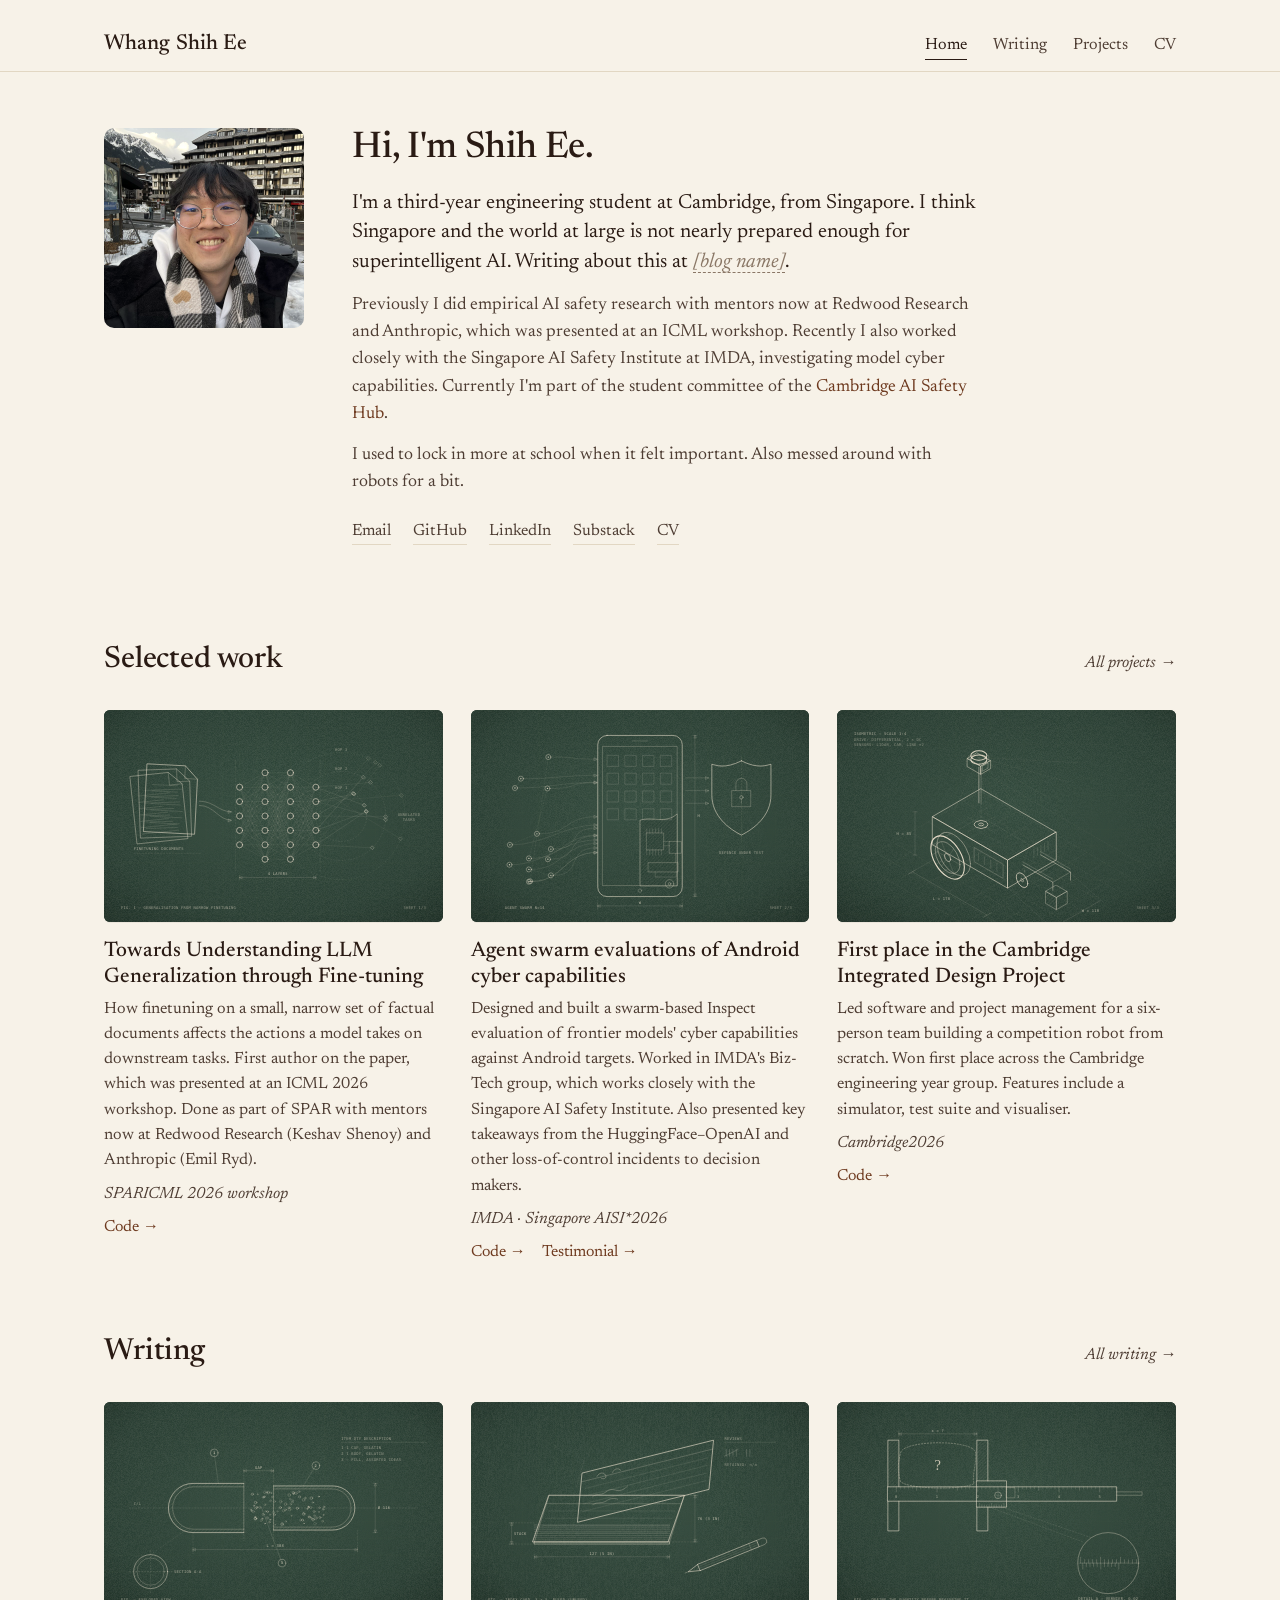
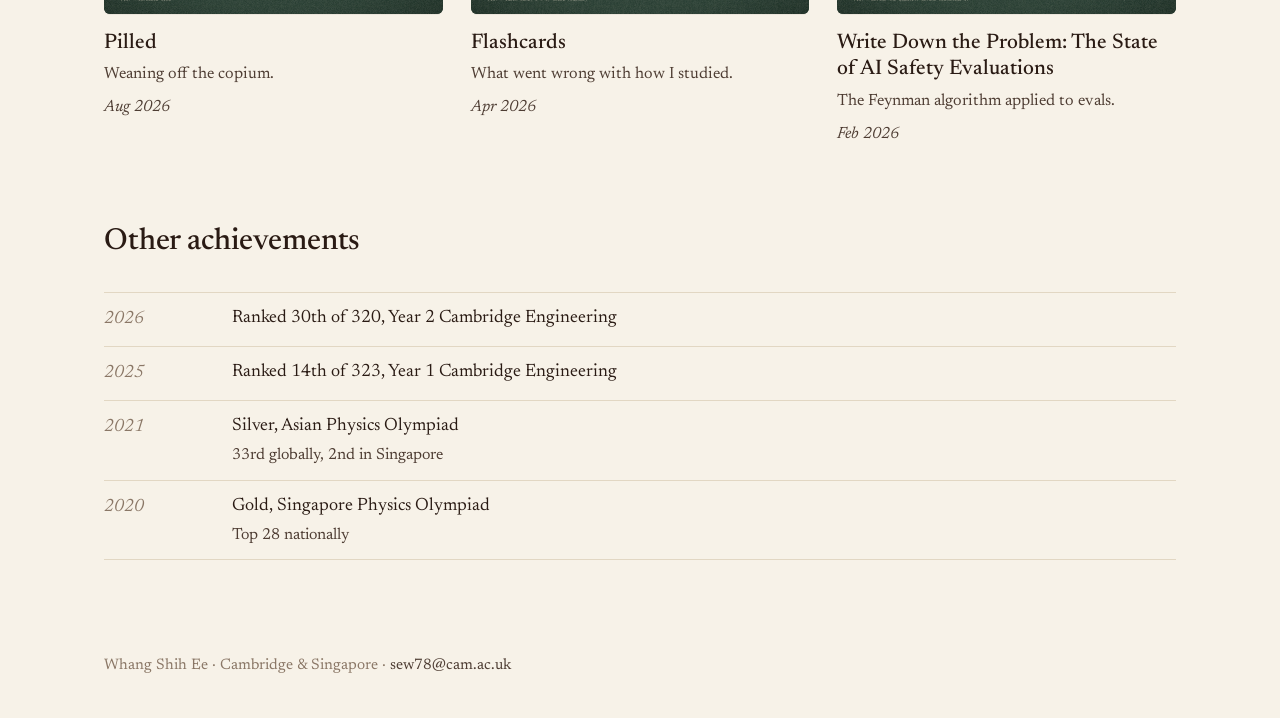
<file: index.html>
<!DOCTYPE html>
<html lang="en">
<head>
<meta charset="utf-8">
<meta name="viewport" content="width=device-width, initial-scale=1">
<title>Whang Shih Ee</title>
<meta name="description" content="Shih Ee — Cambridge engineering student from Singapore working on AI safety: empirical research, model cyber-capability evaluations, and writing on preparing for superintelligent AI.">
<meta property="og:title" content="Whang Shih Ee">
<meta property="og:description" content="AI safety research and writing. Cambridge engineering student from Singapore.">
<meta property="og:image" content="https://whangshihee.github.io/profile.jpg">
<link rel="preconnect" href="https://fonts.googleapis.com">
<link rel="preconnect" href="https://fonts.gstatic.com" crossorigin>
<link href="https://fonts.googleapis.com/css2?family=Newsreader:ital,opsz,wght@0,6..72,400;0,6..72,500;1,6..72,400&family=Source+Sans+3:ital,wght@0,400;0,500;0,600;1,400&display=swap" rel="stylesheet">
<link rel="stylesheet" href="style.css">
</head>
<body>

<header class="site-header">
  <div class="wrap">
    <a class="brand" href="index.html">Whang Shih Ee</a>
    <nav class="nav">
      <a href="index.html" aria-current="page">Home</a>
      <a href="writing.html">Writing</a>
      <a href="projects.html">Projects</a>
      <a href="cv.pdf">CV</a>
    </nav>
  </div>
</header>
<hr class="rule">

<!-- ======================= OPENING BLURB ======================= -->
<section class="hero">
  <div class="wrap">
    <img class="portrait" src="profile.jpg" alt="Shih Ee, smiling, in a scarf in front of snowy mountains" width="200" height="200">
    <div>
      <h1>Hi, I'm Shih Ee.</h1>
      <p class="lede">
        I'm a third-year engineering student at Cambridge, from Singapore. I think Singapore and the world at large is not nearly prepared enough for superintelligent AI. Writing about this at
        <!-- TODO: replace with the blog's name and link once decided -->
        <a class="placeholder" href="https://clemwaffle.substack.com/">[blog name]</a>.
      </p>
      <p>
        Previously I did empirical AI safety research with mentors now at Redwood Research and Anthropic, which was presented at an ICML workshop. Recently I also worked closely with the Singapore AI Safety Institute at IMDA, investigating model cyber capabilities. Currently I'm part of the student committee of the <a href="https://www.caish.org/">Cambridge AI Safety Hub</a>.
      </p>
      <p>
        I used to lock in more at school when it felt important. Also messed around with robots for a bit.
      </p>
      <div class="links">
        <a href="mailto:sew78@cam.ac.uk">Email</a>
        <a href="https://github.com/WhangShihEe">GitHub</a>
        <a href="https://www.linkedin.com/in/shih-ee-whang/">LinkedIn</a>
        <a href="https://clemwaffle.substack.com/">Substack</a>
        <a href="cv.pdf">CV</a>
      </div>
    </div>
  </div>
</section>

<!-- ======================= SELECTED WORK ======================= -->
<section class="section">
  <div class="wrap">
    <div class="section-head">
      <h2>Selected work</h2>
      <a class="more" href="projects.html">All projects →</a>
    </div>
    <div class="cards">

      <!-- ---- CARD 1: SPAR paper ---- -->
      <div class="card">
        <a class="tile" href="https://github.com/WhangShihEe/Finetuning_and_generalization"><img src="images/sdf.svg" alt="Blueprint-style sketch: documents feeding a small neural network whose outputs scatter across rings labelled hop 1 to hop 3"></a>
        <h3><a href="https://github.com/WhangShihEe/Finetuning_and_generalization">Towards Understanding LLM Generalization through Fine-tuning</a></h3>
        <p>How finetuning on a small, narrow set of factual documents affects the actions a model takes on downstream tasks. First author on the paper, which was presented at an ICML 2026 workshop. Done as part of SPAR with mentors now at Redwood Research (Keshav Shenoy) and Anthropic (Emil Ryd).</p>
        <div class="meta"><span>SPAR</span><span>ICML 2026 workshop</span></div>
        <div class="card-links">
          <a href="https://github.com/WhangShihEe/Finetuning_and_generalization">Code →</a>
          <!-- TODO: add paper link:  <a href="PAPER-URL">Paper →</a> -->
        </div>
      </div>

      <!-- ---- CARD 2: IMDA / Singapore AISI ---- -->
      <div class="card">
        <a class="tile" href="https://github.com/WhangShihEe/swarm-root-eval"><img src="images/cyber.svg" alt="Blueprint-style sketch: a swarm of agent nodes probing a cut-away phone, with a shield under test to the right"></a>
        <h3><a href="https://github.com/WhangShihEe/swarm-root-eval">Agent swarm evaluations of Android cyber capabilities</a></h3>
        <p>Designed and built a swarm-based Inspect evaluation of frontier models' cyber capabilities against Android targets. Worked in IMDA's Biz-Tech group, which works closely with the Singapore AI Safety Institute. Also presented key takeaways from the HuggingFace–OpenAI and other loss-of-control incidents to decision makers.</p>
        <div class="meta"><span>IMDA · Singapore AISI*</span><span>2026</span></div>
        <div class="card-links">
          <a href="https://github.com/WhangShihEe/swarm-root-eval">Code →</a>
          <a href="https://www.linkedin.com/in/shih-ee-whang/details/recommendations/">Testimonial →</a>
          <!-- TODO: <a href="WRITEUP-URL">Writeup →</a>  <a href="SLIDES-URL">Slides →</a> -->
        </div>
      </div>

      <!-- ---- CARD 3: IDP robot ---- -->
      <div class="card">
        <a class="tile" href="https://github.com/WhangShihEe/IDP_SW"><img src="images/robot.svg" alt="Isometric engineering drawing of a wheeled robot with a sensor mast and front gripper, with dimensions"></a>
        <h3><a href="https://github.com/WhangShihEe/IDP_SW">First place in the Cambridge Integrated Design Project</a></h3>
        <p>Led software and project management for a six-person team building a competition robot from scratch. Won first place across the Cambridge engineering year group. Features include a simulator, test suite and visualiser.</p>
        <div class="meta"><span>Cambridge</span><span>2026</span></div>
        <div class="card-links">
          <a href="https://github.com/WhangShihEe/IDP_SW">Code →</a>
        </div>
      </div>

    </div>
  </div>
</section>

<!-- ======================= WRITING ======================= -->
<section class="section">
  <div class="wrap">
    <div class="section-head">
      <h2>Writing</h2>
      <a class="more" href="writing.html">All writing →</a>
    </div>
    <div class="cards">

      <!-- ---- WRITING 1: Pilled ---- -->
      <div class="card">
        <a class="tile" href="https://clemwaffle.substack.com/p/pilled"><img src="images/pilled.svg" alt="Exploded engineering drawing of a capsule in section, granules spilling between the halves"></a>
        <h3><a href="https://clemwaffle.substack.com/p/pilled">Pilled</a></h3>
        <p>Weaning off the copium.</p>
        <div class="meta"><span>Aug 2026</span></div>
      </div>

      <!-- ---- WRITING 2: Flashcards ---- -->
      <div class="card">
        <a class="tile" href="https://clemwaffle.substack.com/p/flashcards"><img src="images/flashcards.svg" alt="Engineering drawing of a stack of ruled index cards with the top card lifted, and a pencil"></a>
        <h3><a href="https://clemwaffle.substack.com/p/flashcards">Flashcards</a></h3>
        <p>What went wrong with how I studied.</p>
        <div class="meta"><span>Apr 2026</span></div>
      </div>

      <!-- ---- WRITING 3: Evals ---- -->
      <div class="card">
        <a class="tile" href="https://medium.com/@whangse123/write-down-the-problem-the-state-of-ai-safety-evaluations-606602b852f4"><img src="images/evals.svg" alt="Blueprint-style sketch of a vernier caliper closing on an undefined object marked with a question mark"></a>
        <h3><a href="https://medium.com/@whangse123/write-down-the-problem-the-state-of-ai-safety-evaluations-606602b852f4">Write Down the Problem: The State of AI Safety Evaluations</a></h3>
        <p>The Feynman algorithm applied to evals.</p>
        <div class="meta"><span>Feb 2026</span></div>
      </div>

    </div>
  </div>
</section>

<!-- ======================= OTHER ACHIEVEMENTS ======================= -->
<section class="section">
  <div class="wrap">
    <div class="section-head">
      <h2>Other achievements</h2>
    </div>
    <!-- one <li> per line; <small> is the optional second line -->
    <ul class="list">
      <li><span class="when">2026</span><span class="what">Ranked 30th of 320, Year 2 Cambridge Engineering</span></li>
      <li><span class="when">2025</span><span class="what">Ranked 14th of 323, Year 1 Cambridge Engineering</span></li>
      <li><span class="when">2021</span><span class="what">Silver, Asian Physics Olympiad <small>33rd globally, 2nd in Singapore</small></span></li>
      <li><span class="when">2020</span><span class="what">Gold, Singapore Physics Olympiad <small>Top 28 nationally</small></span></li>
    </ul>
  </div>
</section>

<footer class="site-footer">
  <div class="wrap">
    <span>Whang Shih Ee · Cambridge & Singapore · <a href="mailto:sew78@cam.ac.uk">sew78@cam.ac.uk</a></span>
  </div>
</footer>

</body>
</html>
</file>
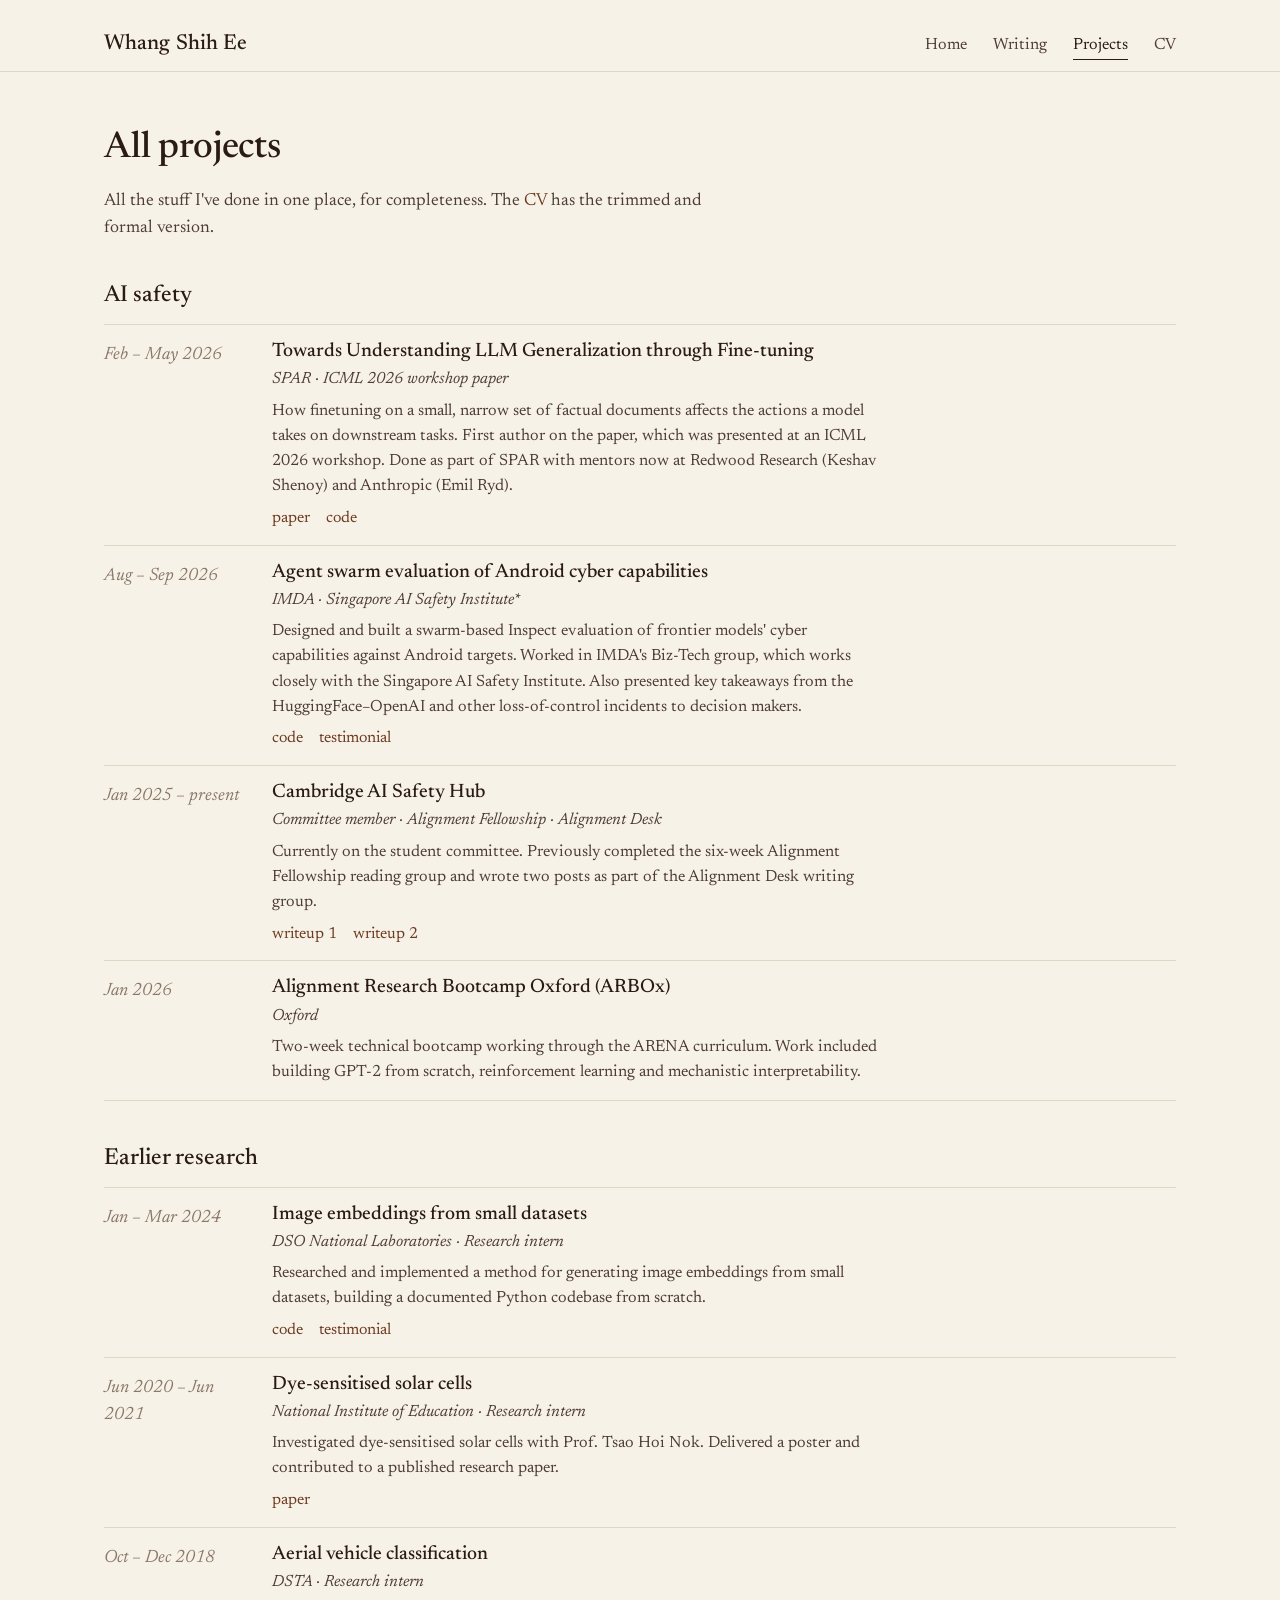
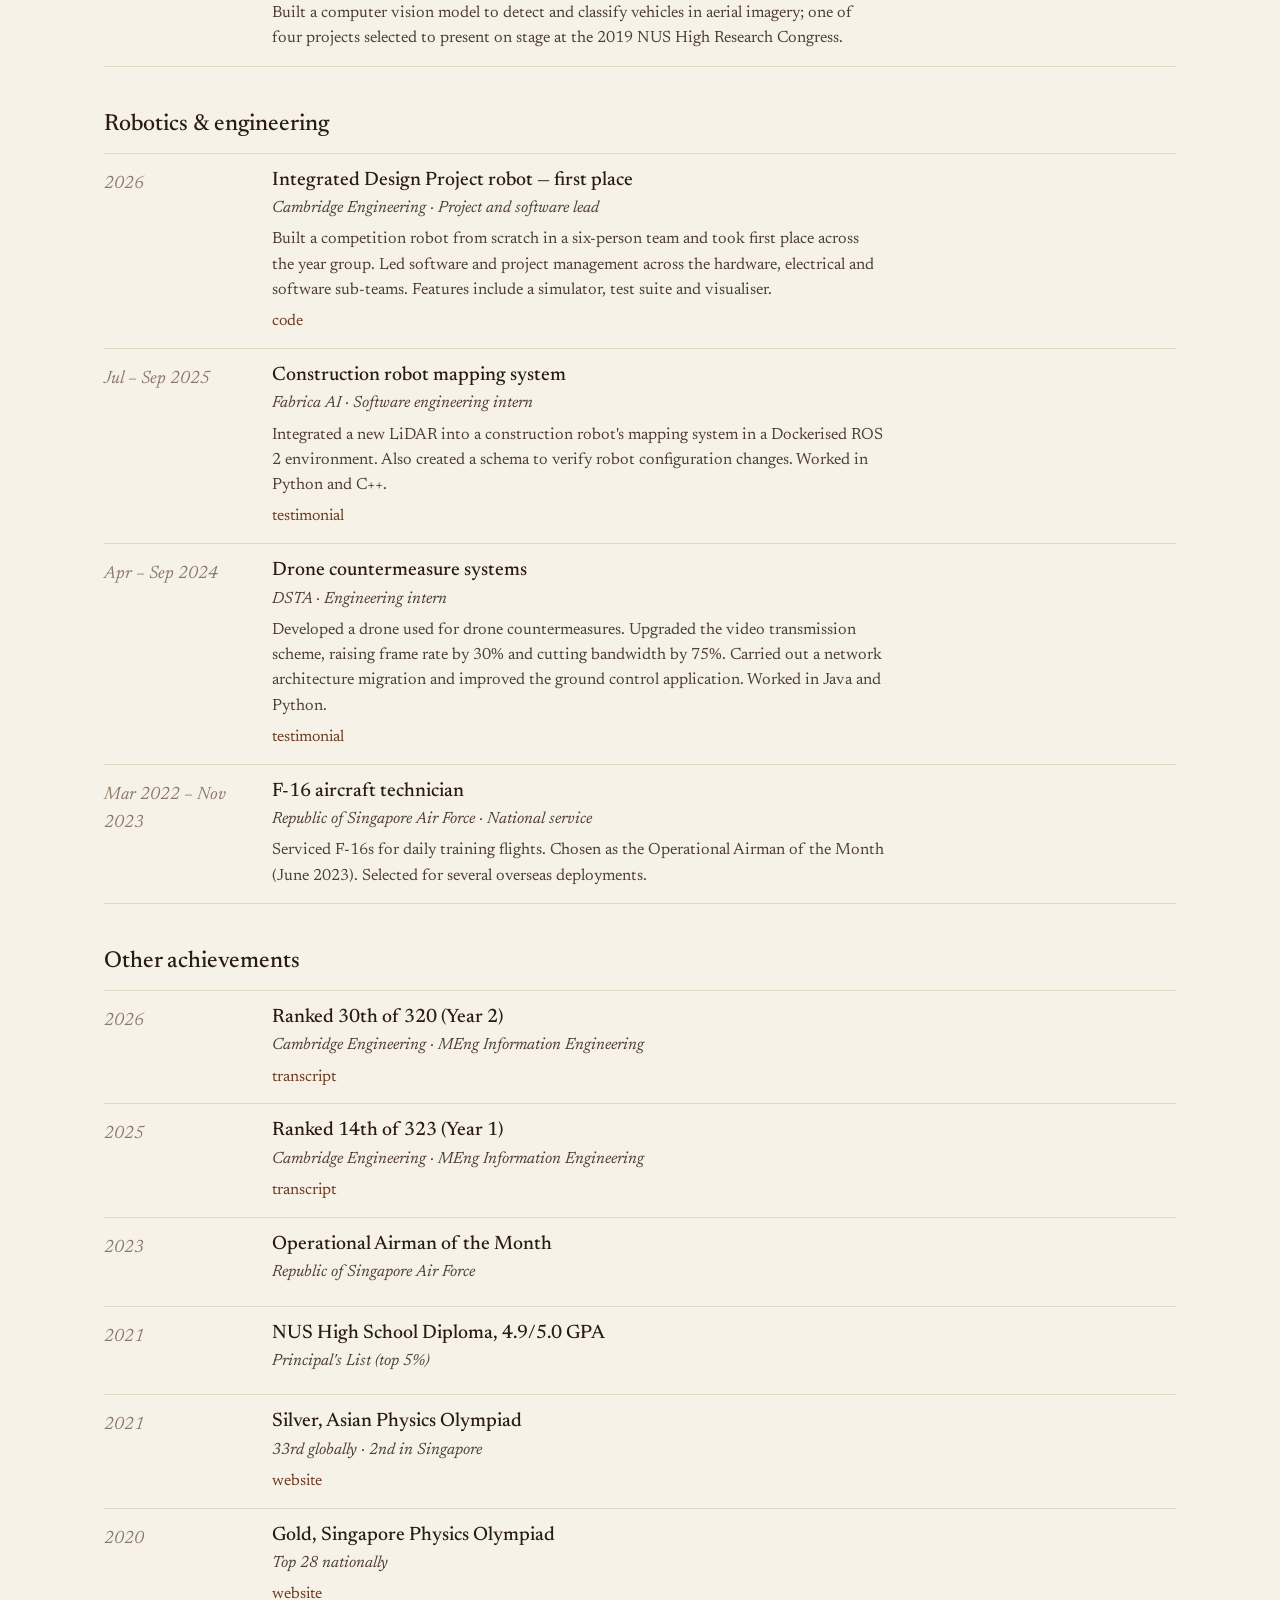
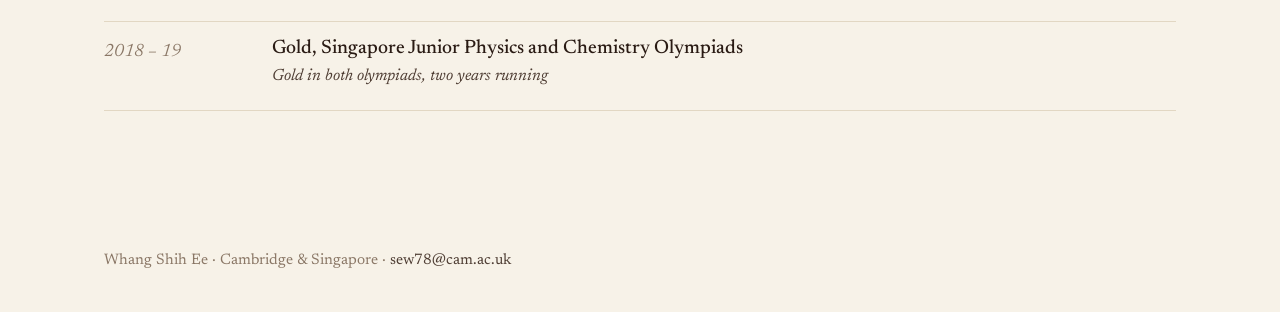
<file: projects.html>
<!DOCTYPE html>
<html lang="en">
<head>
<meta charset="utf-8">
<meta name="viewport" content="width=device-width, initial-scale=1">
<title>Projects — Whang Shih Ee</title>
<meta name="description" content="Everything Shih Ee has worked on: AI safety research, evaluations, robotics, and earlier research and engineering.">
<link rel="preconnect" href="https://fonts.googleapis.com">
<link rel="preconnect" href="https://fonts.gstatic.com" crossorigin>
<link href="https://fonts.googleapis.com/css2?family=Newsreader:ital,opsz,wght@0,6..72,400;0,6..72,500;1,6..72,400&family=Source+Sans+3:ital,wght@0,400;0,500;0,600;1,400&display=swap" rel="stylesheet">
<link rel="stylesheet" href="style.css">
</head>
<body>

<header class="site-header">
  <div class="wrap">
    <a class="brand" href="index.html">Whang Shih Ee</a>
    <nav class="nav">
      <a href="index.html">Home</a>
      <a href="writing.html">Writing</a>
      <a href="projects.html" aria-current="page">Projects</a>
      <a href="cv.pdf">CV</a>
    </nav>
  </div>
</header>
<hr class="rule">

<main class="page">
  <div class="wrap">
    <h1>All projects</h1>
    <p class="intro">All the stuff I've done in one place, for completeness. The <a href="cv.pdf">CV</a> has the trimmed and formal version.</p>

    <!-- ======================= AI SAFETY ======================= -->
    <div class="group">
      <h2>AI safety</h2>
      <ul class="entries">
        <li id="spar">
          <span class="when">Feb – May 2026</span>
          <div>
            <h3>Towards Understanding LLM Generalization through Fine-tuning</h3>
            <p class="org">SPAR · ICML 2026 workshop paper</p>
            <p>How finetuning on a small, narrow set of factual documents affects the actions a model takes on downstream tasks. First author on the paper, which was presented at an ICML 2026 workshop. Done as part of SPAR with mentors now at Redwood Research (Keshav Shenoy) and Anthropic (Emil Ryd).</p>
            <p class="more-links">
              <a href="https://drive.google.com/file/d/1nLfQ6brI-CDzirJm1f3FGpI25DQ8_eLT/view?usp=drive_link">paper</a>
              <a href="https://github.com/WhangShihEe/Finetuning_and_generalization">code</a>
            </p>
          </div>
        </li>
        <li id="imda">
          <span class="when">Aug – Sep 2026</span>
          <div>
            <h3>Agent swarm evaluation of Android cyber capabilities</h3>
            <p class="org">IMDA · Singapore AI Safety Institute*</p>
            <p>Designed and built a swarm-based Inspect evaluation of frontier models' cyber capabilities against Android targets. Worked in IMDA's Biz-Tech group, which works closely with the Singapore AI Safety Institute. Also presented key takeaways from the HuggingFace–OpenAI and other loss-of-control incidents to decision makers.</p>
            <p class="more-links">
              <a href="https://github.com/WhangShihEe/swarm-root-eval">code</a>
              <a href="https://www.linkedin.com/in/shih-ee-whang/details/recommendations/">testimonial</a>
              <!-- TODO: <a href="WRITEUP-URL">writeup</a>  <a href="SLIDES-URL">slides</a> -->
            </p>
          </div>
        </li>
        <li>
          <span class="when">Jan 2025 – present</span>
          <div>
            <h3>Cambridge AI Safety Hub</h3>
            <p class="org">Committee member · Alignment Fellowship · Alignment Desk</p>
            <p>Currently on the student committee. Previously completed the six-week Alignment Fellowship reading group and wrote two posts as part of the Alignment Desk writing group.</p>
            <p class="more-links"><!-- Assumed these are the two Alignment Desk posts — swap the URLs if not -->
              <a href="https://medium.com/@whangse123/write-down-the-problem-the-state-of-ai-safety-evaluations-606602b852f4">writeup 1</a>
              <a href="https://medium.com/@whangse123/llms-and-owls-replicating-subliminal-learning-43816086169b">writeup 2</a>
            </p>
          </div>
        </li>
        <li>
          <span class="when">Jan 2026</span>
          <div>
            <h3>Alignment Research Bootcamp Oxford (ARBOx)</h3>
            <p class="org">Oxford</p>
            <p>Two-week technical bootcamp working through the ARENA curriculum. Work included building GPT-2 from scratch, reinforcement learning and mechanistic interpretability.</p>
          </div>
        </li>
      </ul>
    </div>

    <!-- ======================= EARLIER RESEARCH ======================= -->
    <div class="group">
      <h2>Earlier research</h2>
      <ul class="entries">
        <li>
          <span class="when">Jan – Mar 2024</span>
          <div>
            <h3>Image embeddings from small datasets</h3>
            <p class="org">DSO National Laboratories · Research intern</p>
            <p>Researched and implemented a method for generating image embeddings from small datasets, building a documented Python codebase from scratch.</p>
            <p class="more-links">
              <a href="https://github.com/WhangShihEe/VecRepV3">code</a>
              <a href="https://www.linkedin.com/in/shih-ee-whang/details/recommendations/">testimonial</a>
            </p>
          </div>
        </li>
        <li>
          <span class="when">Jun 2020 – Jun 2021</span>
          <div>
            <h3>Dye-sensitised solar cells</h3>
            <p class="org">National Institute of Education · Research intern</p>
            <p>Investigated dye-sensitised solar cells with Prof. Tsao Hoi Nok. Delivered a poster and contributed to a published research paper.</p>
            <p class="more-links"><a href="https://pubs.acs.org/aaemcq/article-abstract/5/6/6746/412189/Converting-Solar-Cells-to-Photocapacitors-without?redirectedFrom=fulltext">paper</a></p>
          </div>
        </li>
        <li>
          <span class="when">Oct – Dec 2018</span>
          <div>
            <h3>Aerial vehicle classification</h3>
            <p class="org">DSTA · Research intern</p>
            <p>Built a computer vision model to detect and classify vehicles in aerial imagery; one of four projects selected to present on stage at the 2019 NUS High Research Congress.</p>
            <p class="more-links"><!-- TODO: <a href="POSTER-URL">poster and slides</a> --></p>
          </div>
        </li>
      </ul>
    </div>

    <!-- ======================= ROBOTICS & ENGINEERING ======================= -->
    <div class="group">
      <h2>Robotics &amp; engineering</h2>
      <ul class="entries">
        <li id="idp">
          <span class="when">2026</span>
          <div>
            <h3>Integrated Design Project robot — first place</h3>
            <p class="org">Cambridge Engineering · Project and software lead</p>
            <p>Built a competition robot from scratch in a six-person team and took first place across the year group. Led software and project management across the hardware, electrical and software sub-teams. Features include a simulator, test suite and visualiser.</p>
            <p class="more-links">
              <a href="https://github.com/WhangShihEe/IDP_SW">code</a>
            </p>
          </div>
        </li>
        <li>
          <span class="when">Jul – Sep 2025</span>
          <div>
            <h3>Construction robot mapping system</h3>
            <p class="org">Fabrica AI · Software engineering intern</p>
            <p>Integrated a new LiDAR into a construction robot's mapping system in a Dockerised ROS 2 environment. Also created a schema to verify robot configuration changes. Worked in Python and C++.</p>
            <p class="more-links">
              <a href="https://www.linkedin.com/in/shih-ee-whang/details/recommendations/">testimonial</a>
            </p>
          </div>
        </li>
        <li>
          <span class="when">Apr – Sep 2024</span>
          <div>
            <h3>Drone countermeasure systems</h3>
            <p class="org">DSTA · Engineering intern</p>
            <p>Developed a drone used for drone countermeasures. Upgraded the video transmission scheme, raising frame rate by 30% and cutting bandwidth by 75%. Carried out a network architecture migration and improved the ground control application. Worked in Java and Python.</p>
            <p class="more-links">
              <a href="https://www.linkedin.com/in/shih-ee-whang/details/recommendations/">testimonial</a>
            </p>
          </div>
        </li>
        <li>
          <span class="when">Mar 2022 – Nov 2023</span>
          <div>
            <h3>F-16 aircraft technician</h3>
            <p class="org">Republic of Singapore Air Force · National service</p>
            <p>Serviced F-16s for daily training flights. Chosen as the Operational Airman of the Month (June 2023). Selected for several overseas deployments.</p>
          </div>
        </li>
      </ul>
    </div>

    <!-- ======================= OTHER ACHIEVEMENTS ======================= -->
    <div class="group">
      <h2>Other achievements</h2>
      <ul class="entries">
        <li>
          <span class="when">2026</span>
          <div>
            <h3>Ranked 30th of 320 (Year 2)</h3>
            <p class="org">Cambridge Engineering · MEng Information Engineering</p>
            <p class="more-links"><a href="transcript-y2.pdf">transcript</a></p>
          </div>
        </li>
        <li>
          <span class="when">2025</span>
          <div>
            <h3>Ranked 14th of 323 (Year 1)</h3>
            <p class="org">Cambridge Engineering · MEng Information Engineering</p>
            <p class="more-links"><a href="transcript-y1.pdf">transcript</a></p>
          </div>
        </li>
        <li>
          <span class="when">2023</span>
          <div>
            <h3>Operational Airman of the Month</h3>
            <p class="org">Republic of Singapore Air Force</p>
          </div>
        </li>
        <li>
          <span class="when">2021</span>
          <div>
            <h3>NUS High School Diploma, 4.9/5.0 GPA</h3>
            <p class="org">Principal's List (top 5%)</p>
            <p class="more-links"><!-- TODO: <a href="transcript-nush.pdf">transcript</a> --></p>
          </div>
        </li>
        <li>
          <span class="when">2021</span>
          <div>
            <h3>Silver, Asian Physics Olympiad</h3>
            <p class="org">33rd globally · 2nd in Singapore</p>
            <p class="more-links"><a href="https://en.wikipedia.org/wiki/Asian_Physics_Olympiad">website</a></p>
          </div>
        </li>
        <li>
          <span class="when">2020</span>
          <div>
            <h3>Gold, Singapore Physics Olympiad</h3>
            <p class="org">Top 28 nationally</p>
            <p class="more-links"><a href="https://ipssingapore.org/events/SPhO.html">website</a></p>
          </div>
        </li>
        <li>
          <span class="when">2018 – 19</span>
          <div>
            <h3>Gold, Singapore Junior Physics and Chemistry Olympiads</h3>
            <p class="org">Gold in both olympiads, two years running</p>
          </div>
        </li>
      </ul>
    </div>

  </div>
</main>

<footer class="site-footer">
  <div class="wrap">
    <span>Whang Shih Ee · Cambridge & Singapore · <a href="mailto:sew78@cam.ac.uk">sew78@cam.ac.uk</a></span>
  </div>
</footer>

</body>
</html>
</file>
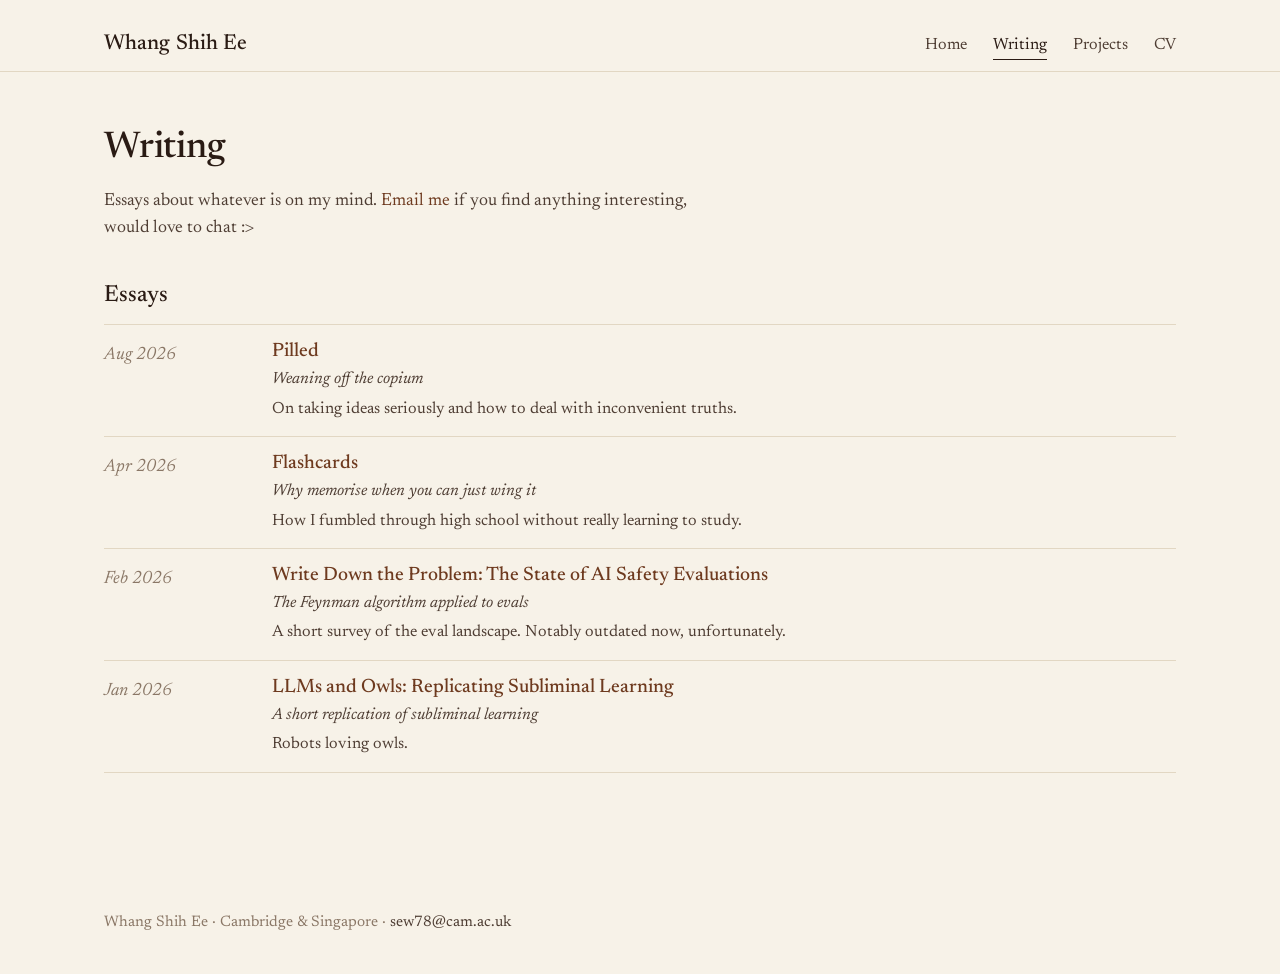
<file: writing.html>
<!DOCTYPE html>
<html lang="en">
<head>
<meta charset="utf-8">
<meta name="viewport" content="width=device-width, initial-scale=1">
<title>Writing — Whang Shih Ee</title>
<meta name="description" content="Essays and posts by Shih Ee on AI safety, evaluations, and whatever else is on his mind.">
<link rel="preconnect" href="https://fonts.googleapis.com">
<link rel="preconnect" href="https://fonts.gstatic.com" crossorigin>
<link href="https://fonts.googleapis.com/css2?family=Newsreader:ital,opsz,wght@0,6..72,400;0,6..72,500;1,6..72,400&family=Source+Sans+3:ital,wght@0,400;0,500;0,600;1,400&display=swap" rel="stylesheet">
<link rel="stylesheet" href="style.css">
</head>
<body>

<header class="site-header">
  <div class="wrap">
    <a class="brand" href="index.html">Whang Shih Ee</a>
    <nav class="nav">
      <a href="index.html">Home</a>
      <a href="writing.html" aria-current="page">Writing</a>
      <a href="projects.html">Projects</a>
      <a href="cv.pdf">CV</a>
    </nav>
  </div>
</header>
<hr class="rule">

<main class="page">
  <div class="wrap">
    <h1>Writing</h1>
    <p class="intro">
      Essays about whatever is on my mind. <a href="mailto:sew78@cam.ac.uk">Email me</a> if you find anything interesting, would love to chat :&gt;
    </p>

    <div class="group">
      <h2>Essays</h2>
      <ul class="entries">
        <li>
          <span class="when">Aug 2026</span>
          <div>
            <h3><a href="https://clemwaffle.substack.com/p/pilled">Pilled</a></h3>
            <p class="sub">Weaning off the copium</p>
            <p>On taking ideas seriously and how to deal with inconvenient truths.</p>
          </div>
        </li>
        <li>
          <span class="when">Apr 2026</span>
          <div>
            <h3><a href="https://clemwaffle.substack.com/p/flashcards">Flashcards</a></h3>
            <p class="sub">Why memorise when you can just wing it</p>
            <p>How I fumbled through high school without really learning to study.</p>
          </div>
        </li>
        <li>
          <span class="when">Feb 2026</span>
          <div>
            <h3><a href="https://medium.com/@whangse123/write-down-the-problem-the-state-of-ai-safety-evaluations-606602b852f4">Write Down the Problem: The State of AI Safety Evaluations</a></h3>
            <p class="sub">The Feynman algorithm applied to evals</p>
            <p>A short survey of the eval landscape. Notably outdated now, unfortunately.</p>
          </div>
        </li>
        <li>
          <span class="when">Jan 2026</span>
          <div>
            <h3><a href="https://medium.com/@whangse123/llms-and-owls-replicating-subliminal-learning-43816086169b">LLMs and Owls: Replicating Subliminal Learning</a></h3>
            <p class="sub">A short replication of subliminal learning</p>
            <p>Robots loving owls.</p>
          </div>
        </li>
      </ul>
    </div>

  </div>
</main>

<footer class="site-footer">
  <div class="wrap">
    <span>Whang Shih Ee · Cambridge & Singapore · <a href="mailto:sew78@cam.ac.uk">sew78@cam.ac.uk</a></span>
  </div>
</footer>

</body>
</html>
</file>
<file: style.css>
/* Whang Shih Ee — personal site
   Palette: cream paper, brown ink, pine tiles. Edit the variables below to retheme. */

:root {
  --paper: #f7f2e8;
  --paper-2: #efe7d8;
  --ink: #2a1b14;
  --ink-2: #4e3d33;
  --muted: #8a7766;
  --rule: #e2d7c3;
  --accent: #6e3a1f;        /* link colour: warm chestnut */
  --accent-hover: #a0522d;
  --tile: #243a2f;          /* illustration tile base (pine) */

  --serif: "Newsreader", "Iowan Old Style", "Palatino Linotype", Georgia, serif;
  --sans: "Source Sans 3", "Segoe UI", system-ui, -apple-system, Helvetica, Arial, sans-serif;
  --mono: ui-monospace, "SFMono-Regular", Menlo, Consolas, monospace;

  --max: 1120px;
  --gutter: 24px;
}

* { box-sizing: border-box; }
html { -webkit-text-size-adjust: 100%; }
body {
  margin: 0;
  background: var(--paper);
  color: var(--ink);
  font-family: var(--serif);
  font-size: 18px;
  line-height: 1.55;
  font-feature-settings: "kern", "liga";
}
a { color: var(--accent); text-decoration: none; }
a:hover { color: var(--accent-hover); text-decoration: underline; text-underline-offset: 3px; }
img { display: block; max-width: 100%; }

.wrap { max-width: var(--max); margin: 0 auto; padding: 0 var(--gutter); }

/* ---- header / nav ---- */
.site-header { padding: 28px 0 10px; }
.site-header .wrap {
  display: flex; align-items: baseline; justify-content: space-between; gap: 24px; flex-wrap: wrap;
}
.brand {
  font-family: var(--serif); font-size: 1.35rem; font-weight: 500; letter-spacing: 0.005em;
  color: var(--ink);
}
.brand:hover { text-decoration: none; color: var(--ink); }
.nav { display: flex; gap: 26px; font-size: 1.02rem; }
.nav a { color: var(--ink-2); }
.nav a[aria-current="page"] { color: var(--ink); border-bottom: 1px solid var(--ink); padding-bottom: 1px; }
.nav a:hover { text-decoration: none; color: var(--accent-hover); }

hr.rule { border: 0; border-top: 1px solid var(--rule); margin: 0; }

/* ---- hero ---- */
.hero { padding: 56px 0 48px; }
.hero .wrap { display: grid; grid-template-columns: 200px 1fr; gap: 48px; align-items: start; }
.hero img.portrait { width: 200px; height: 200px; object-fit: cover; border-radius: 10px; filter: sepia(0.08) saturate(0.95); }
.hero h1 { font-family: var(--serif); font-weight: 500; font-size: 2.3rem; line-height: 1.15; margin: 0 0 18px; letter-spacing: -0.005em; }
.hero p { font-size: 1.1rem; margin: 0 0 14px; max-width: 62ch; color: var(--ink-2); }
.hero p.lede { font-family: var(--serif); font-size: 1.28rem; line-height: 1.45; color: var(--ink); }
.links { display: flex; flex-wrap: wrap; gap: 8px 22px; margin-top: 22px; font-size: 1.02rem; }
.links a { color: var(--ink-2); border-bottom: 1px solid var(--rule); }
.links a:hover { text-decoration: none; color: var(--accent-hover); border-color: var(--accent-hover); }

.placeholder { border-bottom: 1px dashed var(--muted); color: var(--muted); font-style: italic; }

/* ---- sections ---- */
.section { padding: 44px 0 20px; }
.section-head { display: flex; align-items: baseline; justify-content: space-between; margin-bottom: 26px; }
.section-head h2 { font-family: var(--serif); font-weight: 500; font-size: 1.9rem; margin: 0; letter-spacing: -0.005em; }
.section-head .more { font-style: italic; font-size: 1.02rem; color: var(--ink-2); }
.section-head .more:hover { text-decoration: none; color: var(--accent-hover); }

.cards { display: grid; grid-template-columns: repeat(3, 1fr); gap: 36px 28px; }
.card { display: block; color: inherit; }
.card .tile {
  display: block; aspect-ratio: 8 / 5; border-radius: 6px; overflow: hidden; background: var(--tile);
  box-shadow: 0 1px 0 rgba(42,27,20,0.06);
  transition: transform .25s ease, box-shadow .25s ease;
}
.card .tile img { width: 100%; height: 100%; object-fit: cover; }
.card .tile:hover { transform: translateY(-2px); box-shadow: 0 10px 24px -14px rgba(42,27,20,0.45); }
.card h3 { font-family: var(--serif); font-weight: 500; font-size: 1.32rem; line-height: 1.25; margin: 16px 0 6px; }
.card h3 a { color: var(--ink); }
.card h3 a:hover { color: var(--accent); text-decoration: none; }
.card p { margin: 0 0 8px; color: var(--ink-2); font-size: 1.02rem; }
.card .meta { font-style: italic; color: var(--ink-2); font-size: 1.02rem; margin: 0 0 8px; }
.card-links { margin-top: 4px; display: flex; flex-wrap: wrap; gap: 4px 16px; font-size: 1rem; }
.card-links:empty { display: none; }

/* ---- achievements list ---- */
.list { list-style: none; margin: 0; padding: 0; }
.list li { display: grid; grid-template-columns: 110px 1fr; gap: 18px; padding: 12px 0; border-top: 1px solid var(--rule); }
.list li:last-child { border-bottom: 1px solid var(--rule); }
.list .when { font-style: italic; color: var(--muted); padding-top: 1px; }
.list .what { color: var(--ink); }
.list .what small { display: block; color: var(--ink-2); font-size: 1rem; margin-top: 2px; }

/* ---- page (writing / projects) ---- */
.page { padding: 48px 0 24px; }
.page h1 { font-family: var(--serif); font-weight: 500; font-size: 2.3rem; margin: 0 0 10px; letter-spacing: -0.005em; }
.page .intro { color: var(--ink-2); font-size: 1.1rem; max-width: 62ch; margin: 0 0 36px; }
.group { margin: 0 0 40px; }
.group h2 { font-family: var(--serif); font-weight: 500; font-size: 1.45rem; margin: 0 0 10px; }
.entries { list-style: none; margin: 0; padding: 0; }
.entries li { display: grid; grid-template-columns: 150px 1fr; gap: 18px; padding: 14px 0; border-top: 1px solid var(--rule); }
.entries li:last-child { border-bottom: 1px solid var(--rule); }
.entries .when { font-style: italic; color: var(--muted); padding-top: 3px; }
.entries h3 { font-family: var(--serif); font-weight: 500; font-size: 1.22rem; margin: 0 0 3px; line-height: 1.3; }
.entries .org { font-style: italic; color: var(--ink-2); font-size: 1.02rem; margin: 0 0 6px; }
.entries p { margin: 0; color: var(--ink-2); font-size: 1.02rem; max-width: 68ch; }
.entries .sub { font-style: italic; color: var(--ink-2); margin: 0 0 4px; }
.entries .more-links { margin-top: 6px; font-size: 1rem; display: flex; flex-wrap: wrap; gap: 4px 16px; }
.entries .more-links:empty { display: none; }

/* ---- footer ---- */
.site-footer { margin-top: 48px; padding: 26px 0 40px; color: var(--muted); font-size: 0.95rem; }
.site-footer .wrap { display: flex; justify-content: space-between; gap: 16px; flex-wrap: wrap; }
.site-footer a { color: var(--ink-2); }

/* ---- responsive ---- */
@media (max-width: 900px) {
  .cards { grid-template-columns: repeat(2, 1fr); }
}
@media (max-width: 680px) {
  body { font-size: 17px; }
  .hero { padding: 36px 0 32px; }
  .hero .wrap { grid-template-columns: 1fr; gap: 24px; }
  .hero img.portrait { width: 132px; height: 132px; }
  .hero h1 { font-size: 1.9rem; }
  .hero p.lede { font-size: 1.15rem; }
  .cards { grid-template-columns: 1fr; gap: 30px; }
  .section-head h2 { font-size: 1.6rem; }
  .list li, .entries li { grid-template-columns: 1fr; gap: 2px; }
  .nav { gap: 18px; font-size: 0.98rem; }
}
</file>
